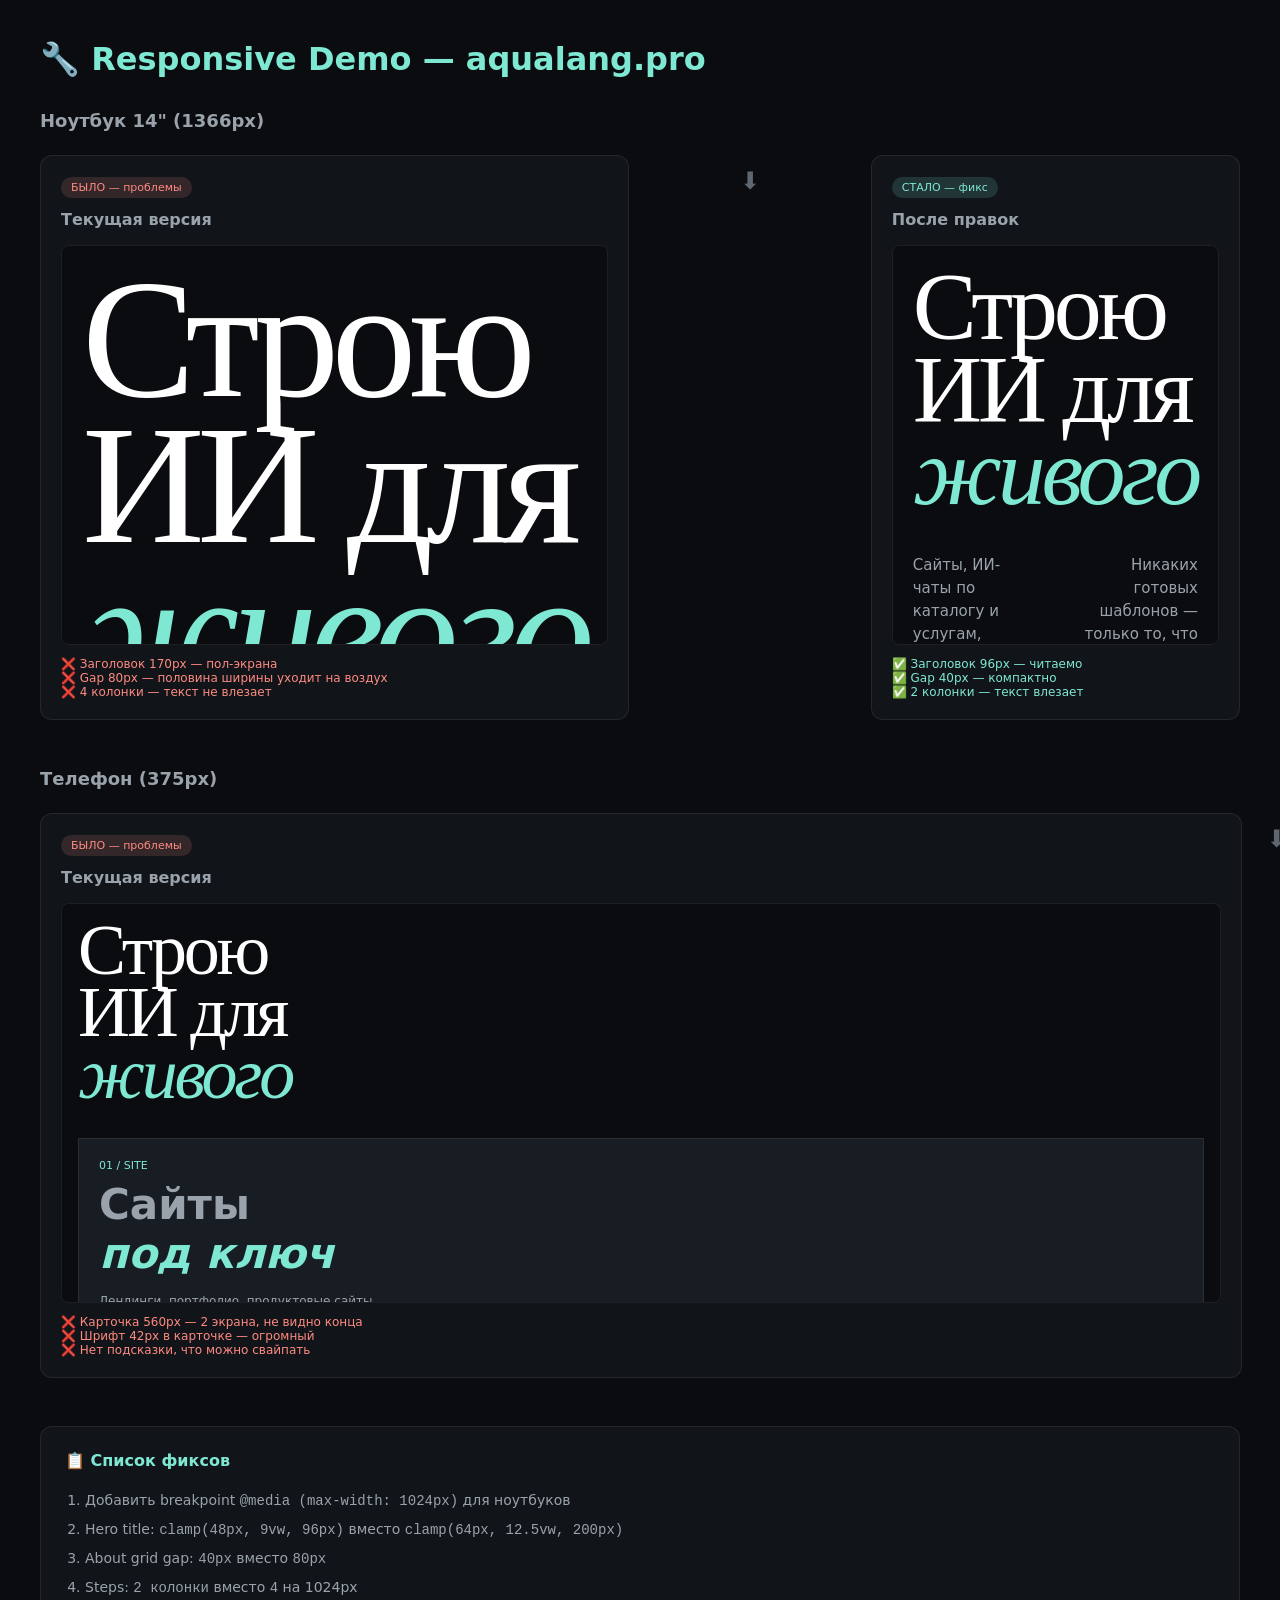
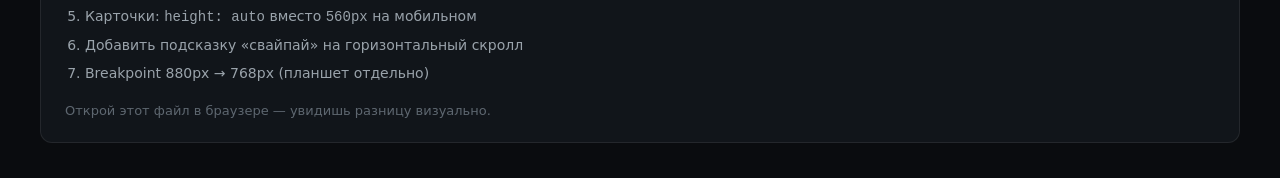
<file: _demo-responsive.html>
<!DOCTYPE html>
<html lang="ru">
<head>
<meta charset="utf-8">
<meta name="viewport" content="width=device-width,initial-scale=1">
<title>Responsive Demo — aqualang.pro</title>
<style>
  *{box-sizing:border-box;margin:0;padding:0}
  body{font-family:system-ui,sans-serif;background:#0A0C0F;color:#EAEDEF;padding:40px}
  h1{font-size:32px;margin-bottom:32px;color:#7EE8D3}
  .demo-grid{display:grid;grid-template-columns:repeat(3,1fr);gap:24px;margin-bottom:40px}
  .device{background:#11151A;border:1px solid rgba(255,255,255,.08);border-radius:12px;padding:20px}
  .device h3{font-size:16px;margin-bottom:16px;color:#9AA3AB}
  .screen{background:#0A0C0F;border:1px solid rgba(255,255,255,.08);border-radius:8px;overflow:hidden;position:relative}

  /* Десктоп 27" */
  .desktop .screen{width:100%;height:400px}
  .desktop .hero-title{font-size:clamp(64px,12.5vw,200px);line-height:.86;font-family:serif;font-weight:300;letter-spacing:-.045em;color:#fff;padding:20px}
  .desktop .grid{display:grid;grid-template-columns:1fr 1fr;gap:48px;padding:20px}
  .desktop .card{width:160px;height:200px;background:#181D24;border:1px solid rgba(255,255,255,.08);padding:12px;font-size:14px}

  /* Ноутбук 14" — ТЕКУЩАЯ ВЕРСИЯ (проблемы) */
  .laptop-bad .screen{width:100%;height:400px;overflow:auto}
  .laptop-bad .hero-title{font-size:170px;line-height:.86;font-family:serif;font-weight:300;letter-spacing:-.045em;color:#fff;padding:20px}
  .laptop-bad .grid{display:grid;grid-template-columns:1fr 1fr;gap:80px;padding:20px}
  .laptop-bad .text{font-size:15px;line-height:1.55;color:#9AA3AB;max-width:480px}
  .laptop-bad .steps{display:grid;grid-template-columns:repeat(4,1fr);gap:0;border-top:1px solid rgba(255,255,255,.08);margin-top:20px}
  .laptop-bad .step{padding:12px;border-right:1px solid rgba(255,255,255,.08);font-size:12px}

  /* Ноутбук 14" — ФИКС */
  .laptop-fixed .screen{width:100%;height:400px;overflow:auto}
  .laptop-fixed .hero-title{font-size:96px;line-height:.86;font-family:serif;font-weight:300;letter-spacing:-.045em;color:#fff;padding:20px}
  .laptop-fixed .grid{display:grid;grid-template-columns:1fr 1fr;gap:40px;padding:20px}
  .laptop-fixed .text{font-size:15px;line-height:1.55;color:#9AA3AB;max-width:480px}
  .laptop-fixed .steps{display:grid;grid-template-columns:repeat(2,1fr);gap:0;border-top:1px solid rgba(255,255,255,.08);margin-top:20px}
  .laptop-fixed .step{padding:16px;border-right:1px solid rgba(255,255,255,.08);border-bottom:1px solid rgba(255,255,255,.08);font-size:13px}

  /* Телефон — ТЕКУЩАЯ ВЕРСИЯ */
  .mobile-bad .screen{width:100%;height:400px;overflow:auto}
  .mobile-bad .hero-title{font-size:clamp(36px,11vw,72px);line-height:.86;font-family:serif;font-weight:300;letter-spacing:-.045em;color:#fff;padding:16px}
  .mobile-bad .grid{display:grid;grid-template-columns:1fr;gap:24px;padding:16px}
  .mobile-bad .card{width:88vw;height:280px;background:#181D24;border:1px solid rgba(255,255,255,.08);padding:20px;margin-bottom:16px}
  .mobile-bad .card h3{font-size:42px}

  /* Телефон — ФИКС */
  .mobile-fixed .screen{width:100%;height:400px;overflow:auto}
  .mobile-fixed .hero-title{font-size:clamp(32px,10vw,48px);line-height:.9;font-family:serif;font-weight:300;letter-spacing:-.03em;color:#fff;padding:16px}
  .mobile-fixed .grid{display:grid;grid-template-columns:1fr;gap:20px;padding:16px}
  .mobile-fixed .card{width:85vw;height:auto;min-height:220px;background:#181D24;border:1px solid rgba(255,255,255,.08);padding:20px;margin-bottom:12px}
  .mobile-fixed .card h3{font-size:28px}
  .mobile-fixed .hint{background:rgba(126,232,211,.1);border:1px solid rgba(126,232,211,.3);border-radius:8px;padding:12px;margin:16px;font-size:12px;color:#7EE8D3;text-align:center}

  .label{display:inline-block;padding:4px 10px;border-radius:99px;font-size:11px;margin-bottom:12px}
  .label.red{background:rgba(255,138,128,.15);color:#ff8a80}
  .label.green{background:rgba(126,232,211,.15);color:#7EE8D3}

  .arrow{text-align:center;font-size:24px;color:#5E6770;margin:12px 0}

  @media (max-width:900px){
    .demo-grid{grid-template-columns:1fr}
    body{padding:20px}
  }
</style>
</head>
<body>

<h1>🔧 Responsive Demo — aqualang.pro</h1>

<h2 style="font-size:18px;color:#9AA3AB;margin-bottom:24px">Ноутбук 14" (1366px)</h2>
<div class="demo-grid">
  <div class="device laptop-bad">
    <span class="label red">БЫЛО — проблемы</span>
    <h3>Текущая версия</h3>
    <div class="screen">
      <div class="hero-title">Строю<br>ИИ для<br><i style="color:#7EE8D3">живого</i></div>
      <div class="grid">
        <div class="text">Сайты, ИИ-чаты по каталогу и услугам, ассистенты с памятью, автоматизация SMM.</div>
        <div class="text" style="text-align:right">Никаких готовых шаблонов — только то, что работает на вас.</div>
      </div>
      <div class="steps">
        <div class="step"><b>01</b><br>Звонок<br>& бриф</div>
        <div class="step"><b>02</b><br>Прототип<br>за 48ч</div>
        <div class="step"><b>03</b><br>Итерации<br>вживую</div>
        <div class="step"><b>04</b><br>Запуск<br>& поддержка</div>
      </div>
    </div>
    <p style="font-size:12px;color:#ff8a80;margin-top:12px">
      ❌ Заголовок 170px — пол-экрана<br>
      ❌ Gap 80px — половина ширины уходит на воздух<br>
      ❌ 4 колонки — текст не влезает
    </p>
  </div>

  <div class="arrow">⬇</div>

  <div class="device laptop-fixed">
    <span class="label green">СТАЛО — фикс</span>
    <h3>После правок</h3>
    <div class="screen">
      <div class="hero-title">Строю<br>ИИ для<br><i style="color:#7EE8D3">живого</i></div>
      <div class="grid">
        <div class="text">Сайты, ИИ-чаты по каталогу и услугам, ассистенты с памятью, автоматизация SMM.</div>
        <div class="text" style="text-align:right">Никаких готовых шаблонов — только то, что работает на вас.</div>
      </div>
      <div class="steps">
        <div class="step"><b>01</b><br>Звонок & бриф<br>День 1</div>
        <div class="step"><b>02</b><br>Прототип за 48ч<br>День 2-3</div>
        <div class="step"><b>03</b><br>Итерации вживую<br>Неделя 1-2</div>
        <div class="step"><b>04</b><br>Запуск & поддержка<br>Месяц 1</div>
      </div>
    </div>
    <p style="font-size:12px;color:#7EE8D3;margin-top:12px">
      ✅ Заголовок 96px — читаемо<br>
      ✅ Gap 40px — компактно<br>
      ✅ 2 колонки — текст влезает
    </p>
  </div>
</div>

<h2 style="font-size:18px;color:#9AA3AB;margin-bottom:24px;margin-top:48px">Телефон (375px)</h2>
<div class="demo-grid">
  <div class="device mobile-bad">
    <span class="label red">БЫЛО — проблемы</span>
    <h3>Текущая версия</h3>
    <div class="screen">
      <div class="hero-title">Строю<br>ИИ для<br><i style="color:#7EE8D3">живого</i></div>
      <div class="grid">
        <div class="card">
          <div style="font-size:11px;color:#7EE8D3;margin-bottom:8px">01 / SITE</div>
          <h3>Сайты<br><i style="color:#7EE8D3">под ключ</i></h3>
          <p style="font-size:12px;color:#9AA3AB;margin-top:12px">Лендинги, портфолио, продуктовые сайты...</p>
        </div>
        <div class="card">
          <div style="font-size:11px;color:#7EE8D3;margin-bottom:8px">02 / CHAT</div>
          <h3>ИИ-чаты<br><i style="color:#7EE8D3">и боты</i></h3>
          <p style="font-size:12px;color:#9AA3AB;margin-top:12px">Чат знает ваш товар, услуги и цены...</p>
        </div>
      </div>
    </div>
    <p style="font-size:12px;color:#ff8a80;margin-top:12px">
      ❌ Карточка 560px — 2 экрана, не видно конца<br>
      ❌ Шрифт 42px в карточке — огромный<br>
      ❌ Нет подсказки, что можно свайпать
    </p>
  </div>

  <div class="arrow">⬇</div>

  <div class="device mobile-fixed">
    <span class="label green">СТАЛО — фикс</span>
    <h3>После правок</h3>
    <div class="screen">
      <div class="hero-title">Строю<br>ИИ для<br><i style="color:#7EE8D3">живого</i></div>
      <div class="hint">👆 Свайпай карточки вбок</div>
      <div class="grid">
        <div class="card">
          <div style="font-size:11px;color:#7EE8D3;margin-bottom:8px">01 / SITE</div>
          <h3>Сайты<br><i style="color:#7EE8D3">под ключ</i></h3>
          <p style="font-size:13px;color:#9AA3AB;margin-top:12px">Лендинги, портфолио, продуктовые сайты...</p>
          <div style="margin-top:auto;padding-top:12px;border-top:1px solid rgba(255,255,255,.08);font-size:10px;color:#5E6770">Сроки на брифе</div>
        </div>
        <div class="card">
          <div style="font-size:11px;color:#7EE8D3;margin-bottom:8px">02 / CHAT</div>
          <h3>ИИ-чаты<br><i style="color:#7EE8D3">и боты</i></h3>
          <p style="font-size:13px;color:#9AA3AB;margin-top:12px">Чат знает ваш товар, услуги и цены...</p>
          <div style="margin-top:auto;padding-top:12px;border-top:1px solid rgba(255,255,255,.08);font-size:10px;color:#5E6770">Сайт · Telegram · WhatsApp</div>
        </div>
      </div>
    </div>
    <p style="font-size:12px;color:#7EE8D3;margin-top:12px">
      ✅ Карточка auto-height — влезает на экран<br>
      ✅ Шрифт 28px — читаемо<br>
      ✅ Подсказка про свайп
    </p>
  </div>
</div>

<div style="margin-top:48px;padding:24px;background:#11151A;border:1px solid rgba(255,255,255,.08);border-radius:12px">
  <h3 style="font-size:16px;margin-bottom:16px;color:#7EE8D3">📋 Список фиксов</h3>
  <ol style="font-size:14px;line-height:2;color:#9AA3AB;padding-left:20px">
    <li>Добавить breakpoint <code>@media (max-width: 1024px)</code> для ноутбуков</li>
    <li>Hero title: <code>clamp(48px, 9vw, 96px)</code> вместо <code>clamp(64px, 12.5vw, 200px)</code></li>
    <li>About grid gap: <code>40px</code> вместо <code>80px</code></li>
    <li>Steps: <code>2 колонки</code> вместо <code>4</code> на 1024px</li>
    <li>Карточки: <code>height: auto</code> вместо <code>560px</code> на мобильном</li>
    <li>Добавить подсказку «свайпай» на горизонтальный скролл</li>
    <li>Breakpoint 880px → 768px (планшет отдельно)</li>
  </ol>
  <p style="margin-top:16px;font-size:13px;color:#5E6770">Открой этот файл в браузере — увидишь разницу визуально.</p>
</div>

</body>
</html>
</file>
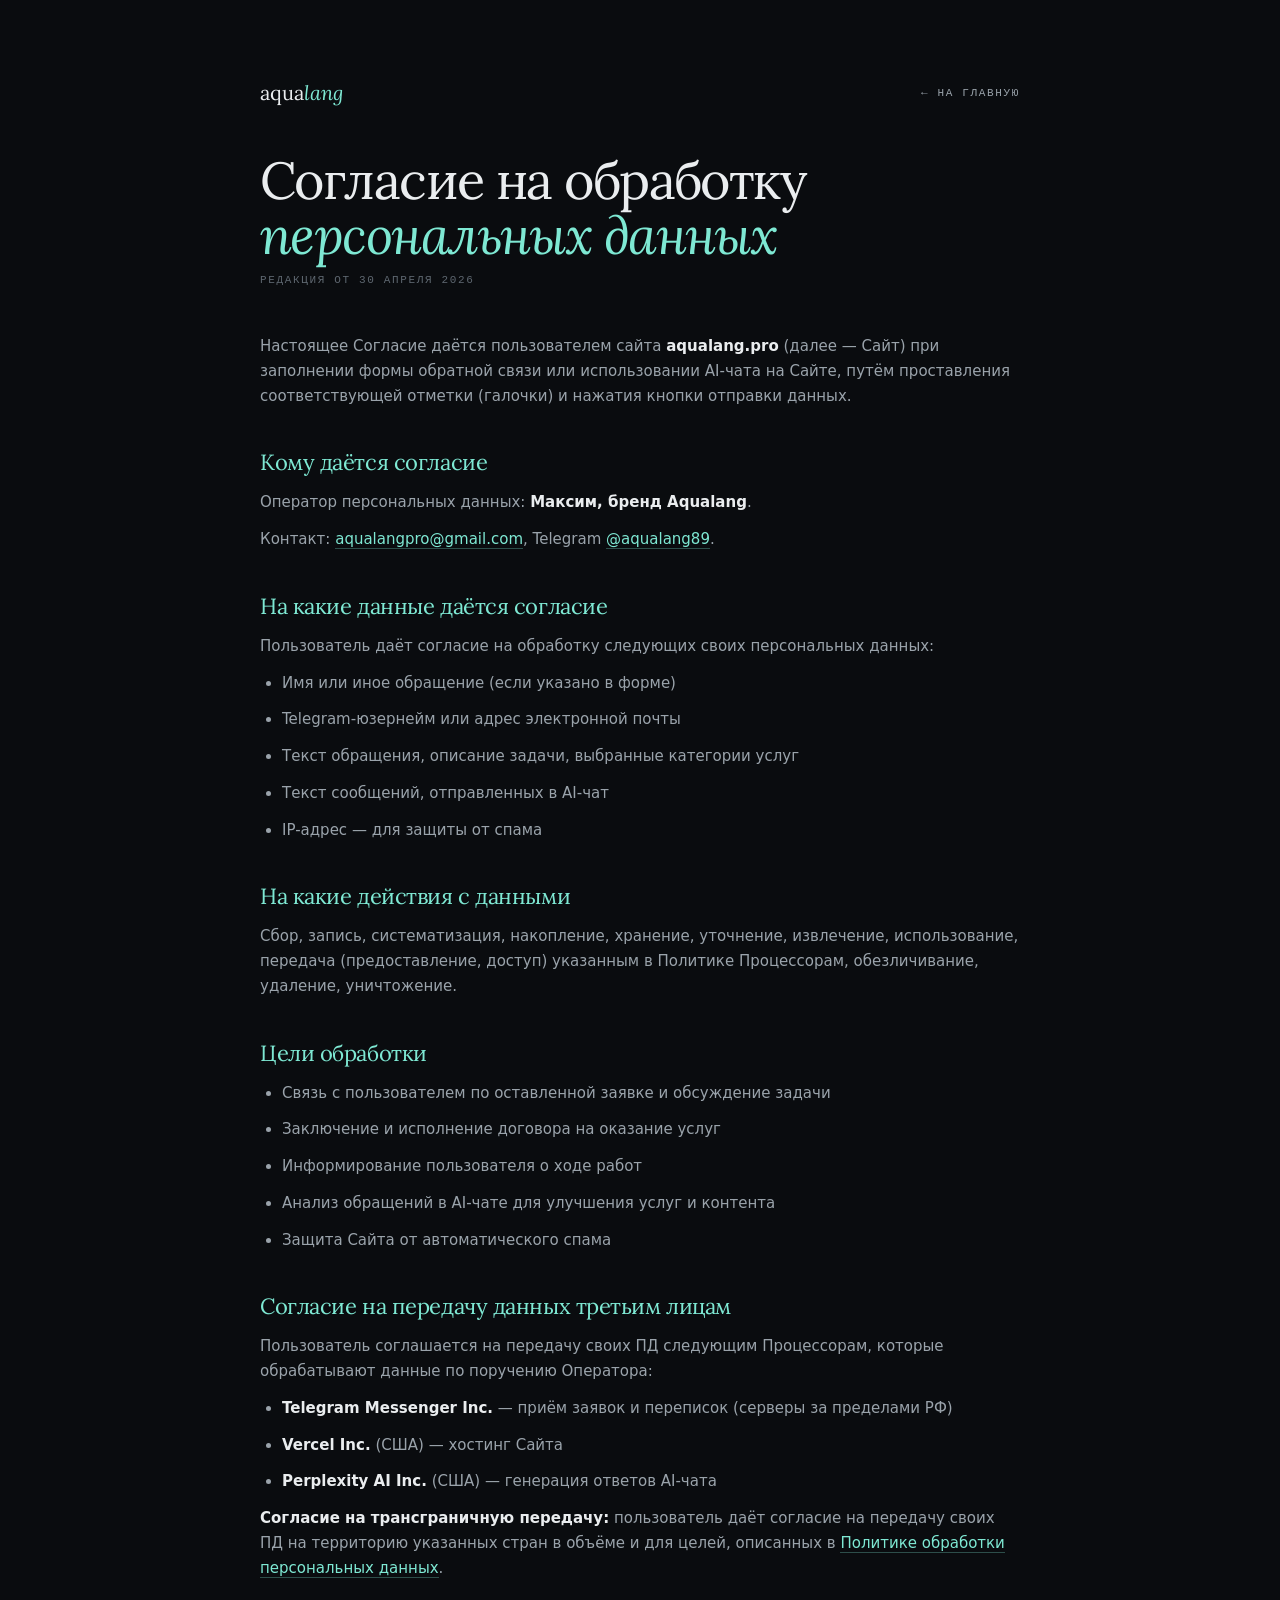
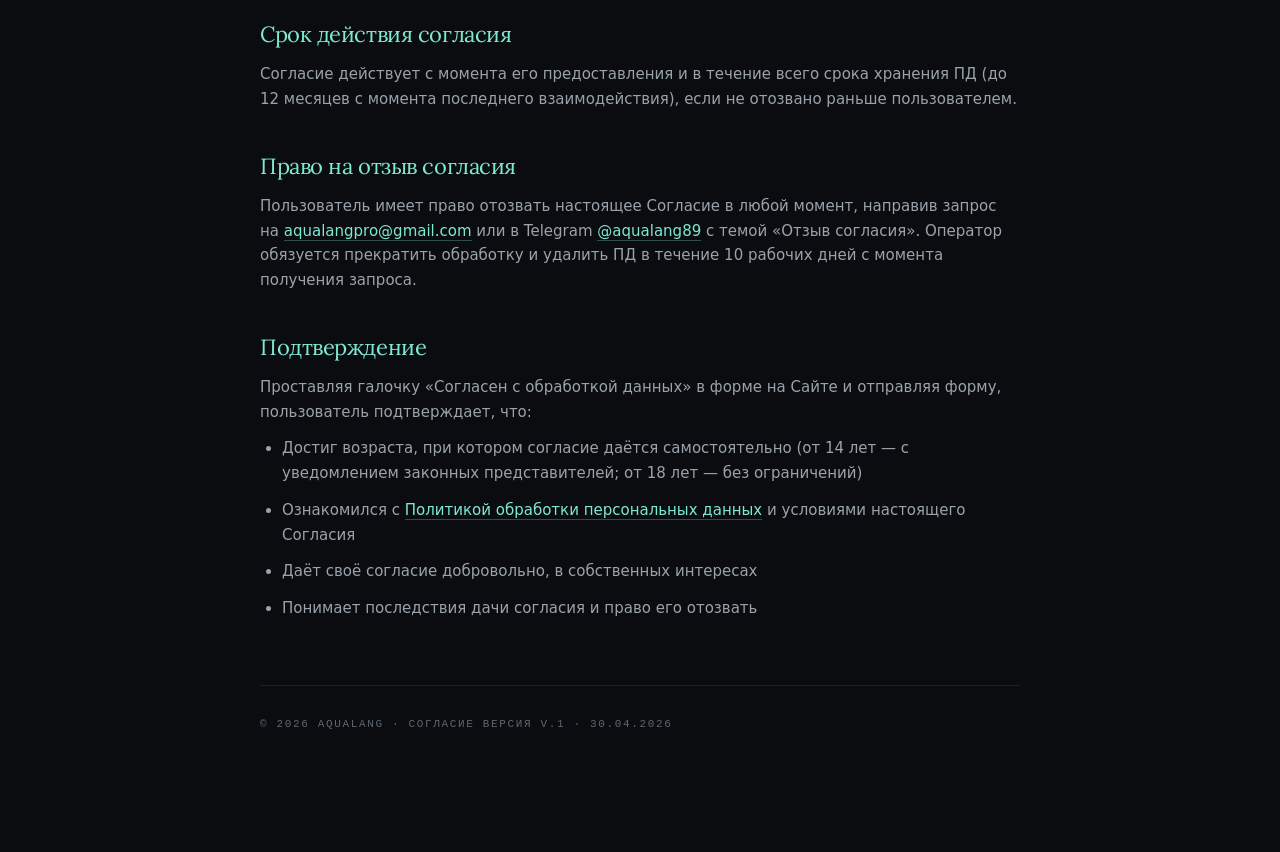
<file: consent.html>
<!doctype html>
<html lang="ru">
<head>
<meta charset="utf-8" />
<meta name="viewport" content="width=device-width,initial-scale=1" />
<title>Согласие на обработку персональных данных · aqualang</title>
<meta name="description" content="Согласие на обработку персональных данных при использовании сайта aqualang.pro." />
<meta name="robots" content="noindex,follow" />
<meta name="theme-color" content="#0A0C0F" />
<link rel="canonical" href="https://aqualang.pro/consent" />
<link rel="icon" href="/favicon.png" type="image/png" />
<link rel="stylesheet" href="/fonts/lora.css">
<link rel="stylesheet" href="/styles/base.css" />
<style>
  body{cursor:auto;padding:80px 32px 120px}
  body button,body a{cursor:pointer}
  .doc{max-width:760px;margin:0 auto}
  .top{display:flex;justify-content:space-between;align-items:center;margin-bottom:48px}
  .top a{font-family:"Lora",serif;font-weight:400;font-size:20px;color:var(--fg)}
  .top a i{font-style:italic;color:var(--mint);font-weight:300}
  .top .back{font-family:ui-monospace,"Cascadia Mono",Menlo,monospace;font-size:11px;letter-spacing:.15em;text-transform:uppercase;color:var(--fg-2)}
  .top .back:hover{color:var(--mint)}
  h1{font-family:"Lora",serif;font-weight:300;font-size:clamp(32px,4.5vw,52px);letter-spacing:-.03em;line-height:1.05;color:var(--fg);margin-bottom:12px}
  h1 .it{font-style:italic;color:var(--mint)}
  .upd{font-family:ui-monospace,"Cascadia Mono",Menlo,monospace;font-size:11px;letter-spacing:.15em;text-transform:uppercase;color:var(--fg-3);margin-bottom:48px}
  h2{font-family:"Lora",serif;font-weight:400;font-size:22px;letter-spacing:-.02em;color:var(--mint);margin-top:40px;margin-bottom:14px}
  p,li{color:var(--fg-2);font-size:15px;line-height:1.65;margin-bottom:12px}
  ul,ol{padding-left:22px}
  strong{color:var(--fg)}
  a.link{color:var(--mint);border-bottom:1px solid rgba(126,232,211,.3)}
  a.link:hover{border-bottom-color:var(--mint)}
  .foot-note{margin-top:64px;padding-top:32px;border-top:1px solid var(--line);font-family:ui-monospace,"Cascadia Mono",Menlo,monospace;font-size:11px;letter-spacing:.15em;text-transform:uppercase;color:var(--fg-3)}
</style>
</head>
<body>
<div class="doc">
  <div class="top">
    <a href="/">aqua<i>lang</i></a>
    <a href="/" class="back">← на главную</a>
  </div>

  <h1>Согласие на обработку <span class="it">персональных данных</span></h1>
  <div class="upd">редакция от 30 апреля 2026</div>

  <p>Настоящее Согласие даётся пользователем сайта <strong>aqualang.pro</strong> (далее — Сайт) при заполнении формы обратной связи или использовании AI-чата на Сайте, путём проставления соответствующей отметки (галочки) и нажатия кнопки отправки данных.</p>

  <h2>Кому даётся согласие</h2>
  <p>Оператор персональных данных: <strong>Максим, бренд Aqualang</strong>.</p>
  <p>Контакт: <a class="link" href="mailto:aqualangpro@gmail.com">aqualangpro@gmail.com</a>, Telegram <a class="link" href="https://t.me/aqualang89">@aqualang89</a>.</p>

  <h2>На какие данные даётся согласие</h2>
  <p>Пользователь даёт согласие на обработку следующих своих персональных данных:</p>
  <ul>
    <li>Имя или иное обращение (если указано в форме)</li>
    <li>Telegram-юзернейм или адрес электронной почты</li>
    <li>Текст обращения, описание задачи, выбранные категории услуг</li>
    <li>Текст сообщений, отправленных в AI-чат</li>
    <li>IP-адрес — для защиты от спама</li>
  </ul>

  <h2>На какие действия с данными</h2>
  <p>Сбор, запись, систематизация, накопление, хранение, уточнение, извлечение, использование, передача (предоставление, доступ) указанным в Политике Процессорам, обезличивание, удаление, уничтожение.</p>

  <h2>Цели обработки</h2>
  <ul>
    <li>Связь с пользователем по оставленной заявке и обсуждение задачи</li>
    <li>Заключение и исполнение договора на оказание услуг</li>
    <li>Информирование пользователя о ходе работ</li>
    <li>Анализ обращений в AI-чате для улучшения услуг и контента</li>
    <li>Защита Сайта от автоматического спама</li>
  </ul>

  <h2>Согласие на передачу данных третьим лицам</h2>
  <p>Пользователь соглашается на передачу своих ПД следующим Процессорам, которые обрабатывают данные по поручению Оператора:</p>
  <ul>
    <li><strong>Telegram Messenger Inc.</strong> — приём заявок и переписок (серверы за пределами РФ)</li>
    <li><strong>Vercel Inc.</strong> (США) — хостинг Сайта</li>
    <li><strong>Perplexity AI Inc.</strong> (США) — генерация ответов AI-чата</li>
  </ul>
  <p><strong>Согласие на трансграничную передачу:</strong> пользователь даёт согласие на передачу своих ПД на территорию указанных стран в объёме и для целей, описанных в <a class="link" href="/privacy">Политике обработки персональных данных</a>.</p>

  <h2>Срок действия согласия</h2>
  <p>Согласие действует с момента его предоставления и в течение всего срока хранения ПД (до 12 месяцев с момента последнего взаимодействия), если не отозвано раньше пользователем.</p>

  <h2>Право на отзыв согласия</h2>
  <p>Пользователь имеет право отозвать настоящее Согласие в любой момент, направив запрос на <a class="link" href="mailto:aqualangpro@gmail.com">aqualangpro@gmail.com</a> или в Telegram <a class="link" href="https://t.me/aqualang89">@aqualang89</a> с темой «Отзыв согласия». Оператор обязуется прекратить обработку и удалить ПД в течение 10 рабочих дней с момента получения запроса.</p>

  <h2>Подтверждение</h2>
  <p>Проставляя галочку «Согласен с обработкой данных» в форме на Сайте и отправляя форму, пользователь подтверждает, что:</p>
  <ul>
    <li>Достиг возраста, при котором согласие даётся самостоятельно (от 14 лет — с уведомлением законных представителей; от 18 лет — без ограничений)</li>
    <li>Ознакомился с <a class="link" href="/privacy">Политикой обработки персональных данных</a> и условиями настоящего Согласия</li>
    <li>Даёт своё согласие добровольно, в собственных интересах</li>
    <li>Понимает последствия дачи согласия и право его отозвать</li>
  </ul>

  <div class="foot-note">© 2026 aqualang · согласие версия v.1 · 30.04.2026</div>
</div>
</body>
</html>
</file>
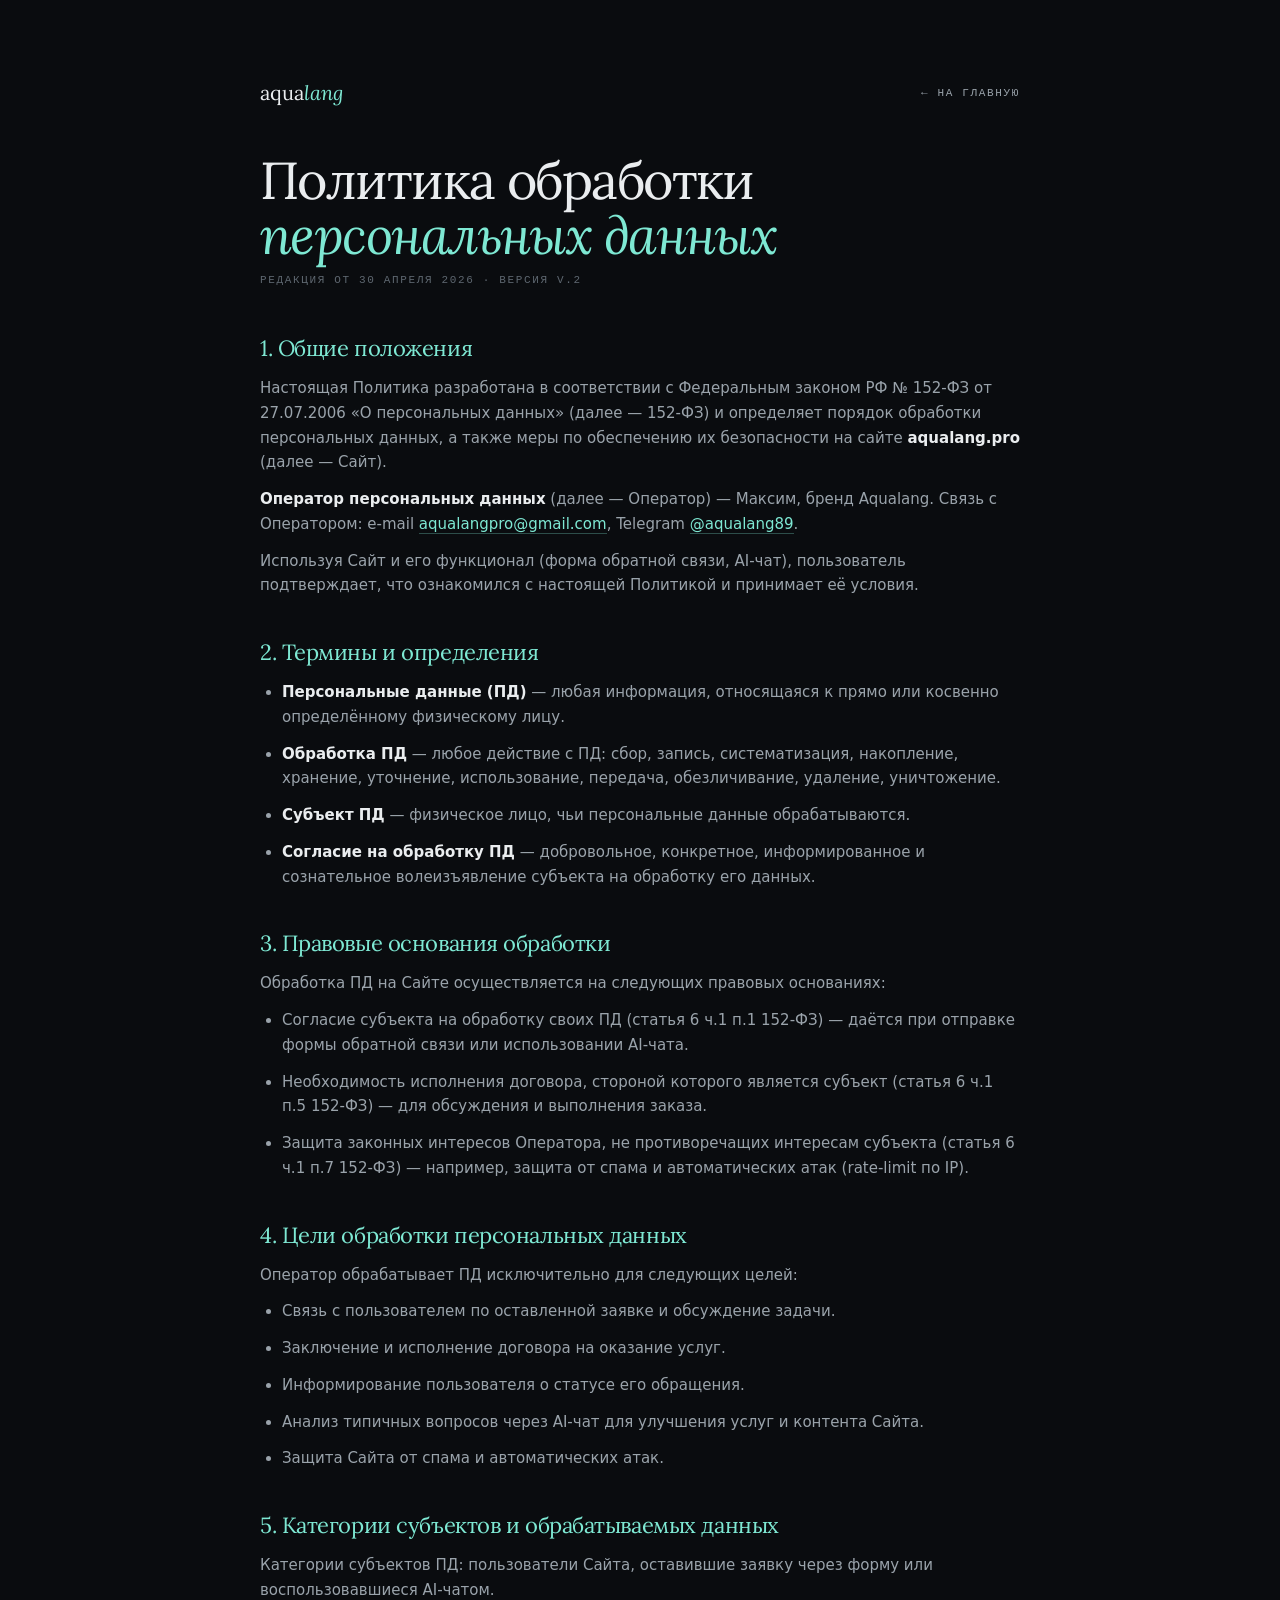
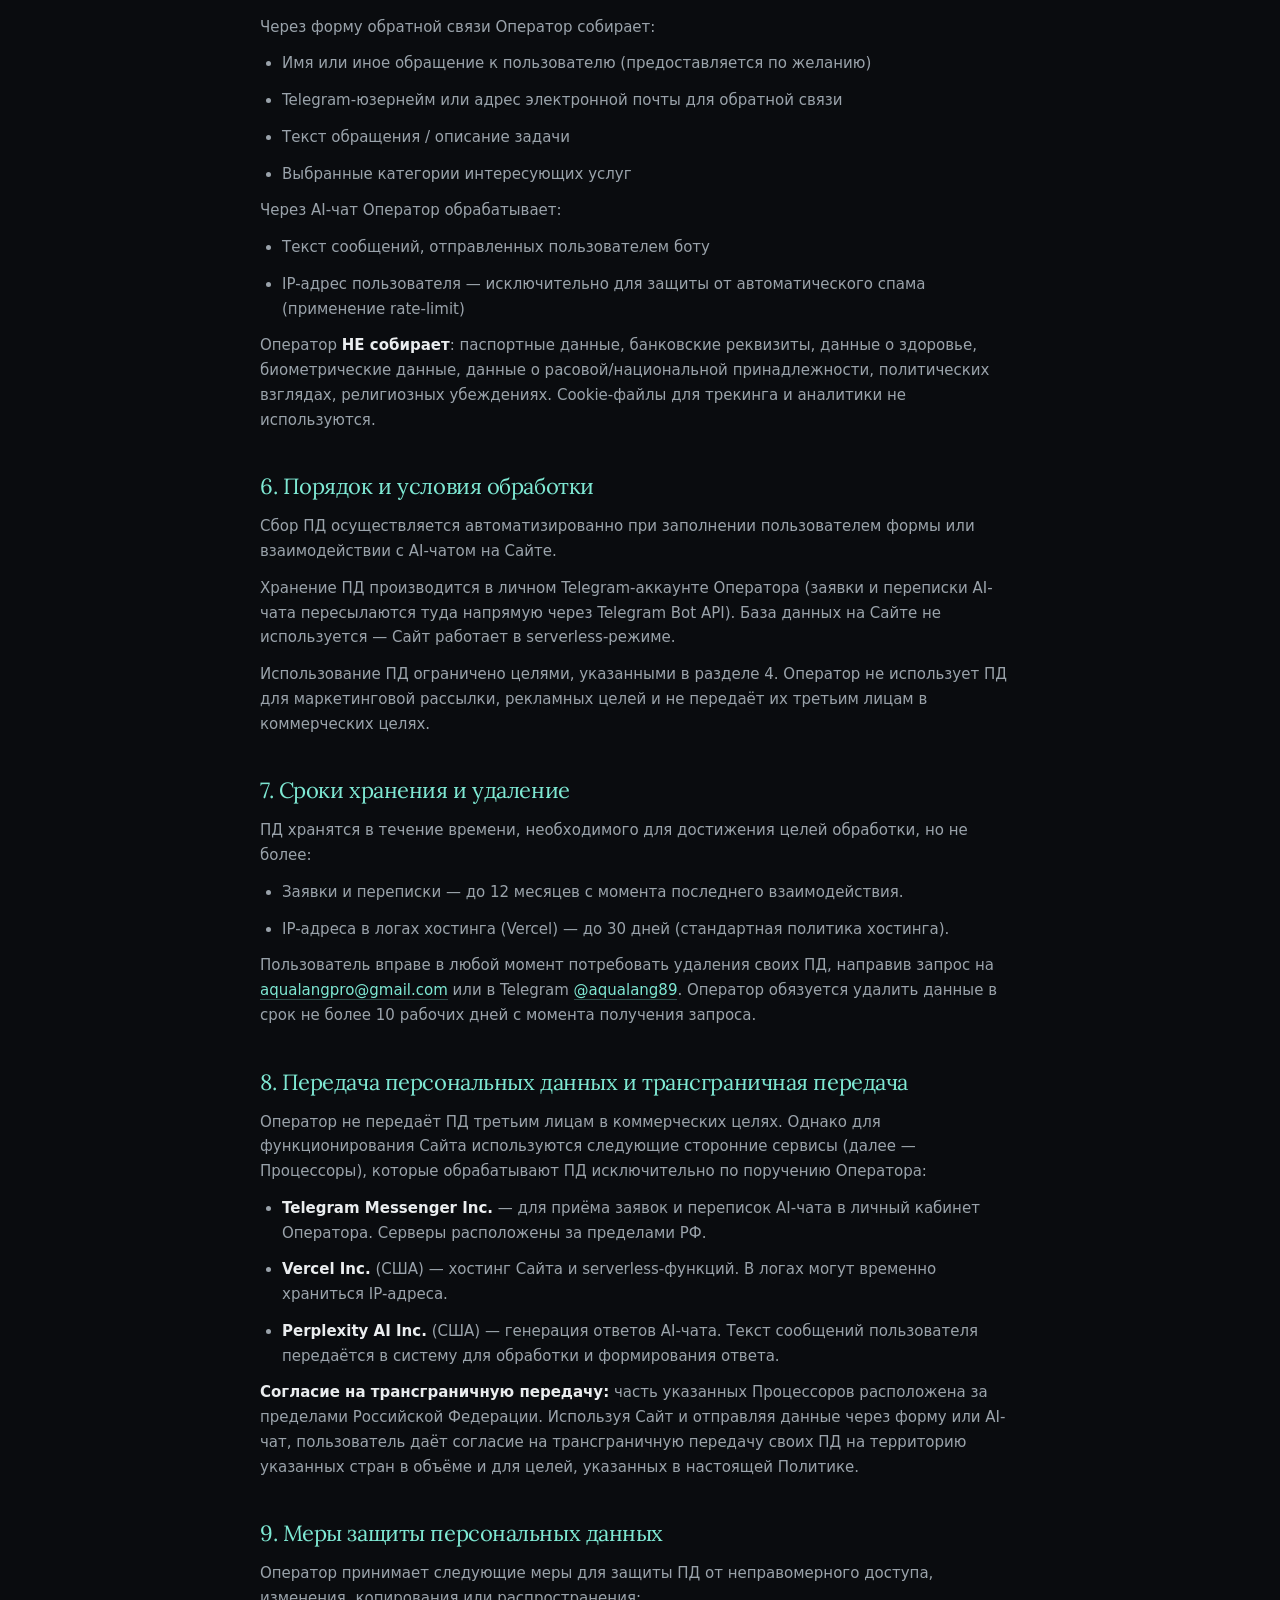
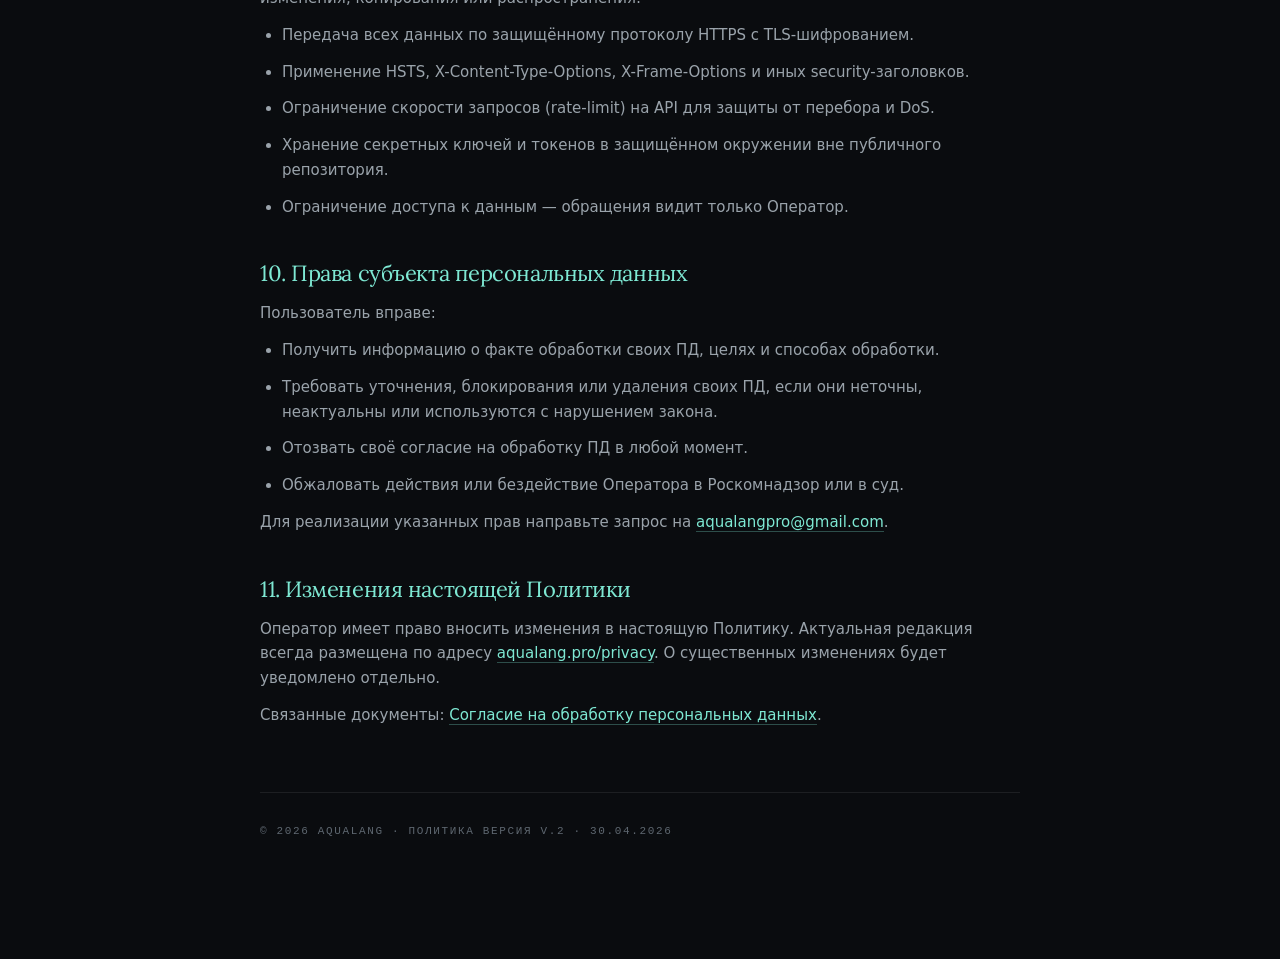
<file: privacy.html>
<!doctype html>
<html lang="ru">
<head>
<meta charset="utf-8" />
<meta name="viewport" content="width=device-width,initial-scale=1" />
<title>Политика обработки персональных данных · aqualang</title>
<meta name="description" content="Политика обработки персональных данных aqualang.pro в соответствии с 152-ФЗ." />
<meta name="robots" content="noindex,follow" />
<meta name="theme-color" content="#0A0C0F" />
<link rel="canonical" href="https://aqualang.pro/privacy" />
<link rel="icon" href="/favicon.png" type="image/png" />
<link rel="stylesheet" href="/fonts/lora.css">
<link rel="stylesheet" href="/styles/base.css" />
<style>
  body{cursor:auto;padding:80px 32px 120px}
  body button,body a{cursor:pointer}
  .doc{max-width:760px;margin:0 auto}
  .top{display:flex;justify-content:space-between;align-items:center;margin-bottom:48px}
  .top a{font-family:"Lora",serif;font-weight:400;font-size:20px;color:var(--fg)}
  .top a i{font-style:italic;color:var(--mint);font-weight:300}
  .top .back{font-family:ui-monospace,"Cascadia Mono",Menlo,monospace;font-size:11px;letter-spacing:.15em;text-transform:uppercase;color:var(--fg-2)}
  .top .back:hover{color:var(--mint)}
  h1{font-family:"Lora",serif;font-weight:300;font-size:clamp(32px,4.5vw,52px);letter-spacing:-.03em;line-height:1.05;color:var(--fg);margin-bottom:12px}
  h1 .it{font-style:italic;color:var(--mint)}
  .upd{font-family:ui-monospace,"Cascadia Mono",Menlo,monospace;font-size:11px;letter-spacing:.15em;text-transform:uppercase;color:var(--fg-3);margin-bottom:48px}
  h2{font-family:"Lora",serif;font-weight:400;font-size:22px;letter-spacing:-.02em;color:var(--mint);margin-top:40px;margin-bottom:14px}
  p,li{color:var(--fg-2);font-size:15px;line-height:1.65;margin-bottom:12px}
  ul,ol{padding-left:22px}
  strong{color:var(--fg)}
  a.link{color:var(--mint);border-bottom:1px solid rgba(126,232,211,.3)}
  a.link:hover{border-bottom-color:var(--mint)}
  .foot-note{margin-top:64px;padding-top:32px;border-top:1px solid var(--line);font-family:ui-monospace,"Cascadia Mono",Menlo,monospace;font-size:11px;letter-spacing:.15em;text-transform:uppercase;color:var(--fg-3)}
</style>
</head>
<body>
<div class="doc">
  <div class="top">
    <a href="/">aqua<i>lang</i></a>
    <a href="/" class="back">← на главную</a>
  </div>

  <h1>Политика обработки <span class="it">персональных данных</span></h1>
  <div class="upd">редакция от 30 апреля 2026 · версия v.2</div>

  <h2>1. Общие положения</h2>
  <p>Настоящая Политика разработана в соответствии с Федеральным законом РФ № 152-ФЗ от 27.07.2006 «О персональных данных» (далее — 152-ФЗ) и определяет порядок обработки персональных данных, а также меры по обеспечению их безопасности на сайте <strong>aqualang.pro</strong> (далее — Сайт).</p>
  <p><strong>Оператор персональных данных</strong> (далее — Оператор) — Максим, бренд Aqualang. Связь с Оператором: e-mail <a class="link" href="mailto:aqualangpro@gmail.com">aqualangpro@gmail.com</a>, Telegram <a class="link" href="https://t.me/aqualang89">@aqualang89</a>.</p>
  <p>Используя Сайт и его функционал (форма обратной связи, AI-чат), пользователь подтверждает, что ознакомился с настоящей Политикой и принимает её условия.</p>

  <h2>2. Термины и определения</h2>
  <ul>
    <li><strong>Персональные данные (ПД)</strong> — любая информация, относящаяся к прямо или косвенно определённому физическому лицу.</li>
    <li><strong>Обработка ПД</strong> — любое действие с ПД: сбор, запись, систематизация, накопление, хранение, уточнение, использование, передача, обезличивание, удаление, уничтожение.</li>
    <li><strong>Субъект ПД</strong> — физическое лицо, чьи персональные данные обрабатываются.</li>
    <li><strong>Согласие на обработку ПД</strong> — добровольное, конкретное, информированное и сознательное волеизъявление субъекта на обработку его данных.</li>
  </ul>

  <h2>3. Правовые основания обработки</h2>
  <p>Обработка ПД на Сайте осуществляется на следующих правовых основаниях:</p>
  <ul>
    <li>Согласие субъекта на обработку своих ПД (статья 6 ч.1 п.1 152-ФЗ) — даётся при отправке формы обратной связи или использовании AI-чата.</li>
    <li>Необходимость исполнения договора, стороной которого является субъект (статья 6 ч.1 п.5 152-ФЗ) — для обсуждения и выполнения заказа.</li>
    <li>Защита законных интересов Оператора, не противоречащих интересам субъекта (статья 6 ч.1 п.7 152-ФЗ) — например, защита от спама и автоматических атак (rate-limit по IP).</li>
  </ul>

  <h2>4. Цели обработки персональных данных</h2>
  <p>Оператор обрабатывает ПД исключительно для следующих целей:</p>
  <ul>
    <li>Связь с пользователем по оставленной заявке и обсуждение задачи.</li>
    <li>Заключение и исполнение договора на оказание услуг.</li>
    <li>Информирование пользователя о статусе его обращения.</li>
    <li>Анализ типичных вопросов через AI-чат для улучшения услуг и контента Сайта.</li>
    <li>Защита Сайта от спама и автоматических атак.</li>
  </ul>

  <h2>5. Категории субъектов и обрабатываемых данных</h2>
  <p>Категории субъектов ПД: пользователи Сайта, оставившие заявку через форму или воспользовавшиеся AI-чатом.</p>
  <p>Через форму обратной связи Оператор собирает:</p>
  <ul>
    <li>Имя или иное обращение к пользователю (предоставляется по желанию)</li>
    <li>Telegram-юзернейм или адрес электронной почты для обратной связи</li>
    <li>Текст обращения / описание задачи</li>
    <li>Выбранные категории интересующих услуг</li>
  </ul>
  <p>Через AI-чат Оператор обрабатывает:</p>
  <ul>
    <li>Текст сообщений, отправленных пользователем боту</li>
    <li>IP-адрес пользователя — исключительно для защиты от автоматического спама (применение rate-limit)</li>
  </ul>
  <p>Оператор <strong>НЕ собирает</strong>: паспортные данные, банковские реквизиты, данные о здоровье, биометрические данные, данные о расовой/национальной принадлежности, политических взглядах, религиозных убеждениях. Cookie-файлы для трекинга и аналитики не используются.</p>

  <h2>6. Порядок и условия обработки</h2>
  <p>Сбор ПД осуществляется автоматизированно при заполнении пользователем формы или взаимодействии с AI-чатом на Сайте.</p>
  <p>Хранение ПД производится в личном Telegram-аккаунте Оператора (заявки и переписки AI-чата пересылаются туда напрямую через Telegram Bot API). База данных на Сайте не используется — Сайт работает в serverless-режиме.</p>
  <p>Использование ПД ограничено целями, указанными в разделе 4. Оператор не использует ПД для маркетинговой рассылки, рекламных целей и не передаёт их третьим лицам в коммерческих целях.</p>

  <h2>7. Сроки хранения и удаление</h2>
  <p>ПД хранятся в течение времени, необходимого для достижения целей обработки, но не более:</p>
  <ul>
    <li>Заявки и переписки — до 12 месяцев с момента последнего взаимодействия.</li>
    <li>IP-адреса в логах хостинга (Vercel) — до 30 дней (стандартная политика хостинга).</li>
  </ul>
  <p>Пользователь вправе в любой момент потребовать удаления своих ПД, направив запрос на <a class="link" href="mailto:aqualangpro@gmail.com">aqualangpro@gmail.com</a> или в Telegram <a class="link" href="https://t.me/aqualang89">@aqualang89</a>. Оператор обязуется удалить данные в срок не более 10 рабочих дней с момента получения запроса.</p>

  <h2>8. Передача персональных данных и трансграничная передача</h2>
  <p>Оператор не передаёт ПД третьим лицам в коммерческих целях. Однако для функционирования Сайта используются следующие сторонние сервисы (далее — Процессоры), которые обрабатывают ПД исключительно по поручению Оператора:</p>
  <ul>
    <li><strong>Telegram Messenger Inc.</strong> — для приёма заявок и переписок AI-чата в личный кабинет Оператора. Серверы расположены за пределами РФ.</li>
    <li><strong>Vercel Inc.</strong> (США) — хостинг Сайта и serverless-функций. В логах могут временно храниться IP-адреса.</li>
    <li><strong>Perplexity AI Inc.</strong> (США) — генерация ответов AI-чата. Текст сообщений пользователя передаётся в систему для обработки и формирования ответа.</li>
  </ul>
  <p><strong>Согласие на трансграничную передачу:</strong> часть указанных Процессоров расположена за пределами Российской Федерации. Используя Сайт и отправляя данные через форму или AI-чат, пользователь даёт согласие на трансграничную передачу своих ПД на территорию указанных стран в объёме и для целей, указанных в настоящей Политике.</p>

  <h2>9. Меры защиты персональных данных</h2>
  <p>Оператор принимает следующие меры для защиты ПД от неправомерного доступа, изменения, копирования или распространения:</p>
  <ul>
    <li>Передача всех данных по защищённому протоколу HTTPS с TLS-шифрованием.</li>
    <li>Применение HSTS, X-Content-Type-Options, X-Frame-Options и иных security-заголовков.</li>
    <li>Ограничение скорости запросов (rate-limit) на API для защиты от перебора и DoS.</li>
    <li>Хранение секретных ключей и токенов в защищённом окружении вне публичного репозитория.</li>
    <li>Ограничение доступа к данным — обращения видит только Оператор.</li>
  </ul>

  <h2>10. Права субъекта персональных данных</h2>
  <p>Пользователь вправе:</p>
  <ul>
    <li>Получить информацию о факте обработки своих ПД, целях и способах обработки.</li>
    <li>Требовать уточнения, блокирования или удаления своих ПД, если они неточны, неактуальны или используются с нарушением закона.</li>
    <li>Отозвать своё согласие на обработку ПД в любой момент.</li>
    <li>Обжаловать действия или бездействие Оператора в Роскомнадзор или в суд.</li>
  </ul>
  <p>Для реализации указанных прав направьте запрос на <a class="link" href="mailto:aqualangpro@gmail.com">aqualangpro@gmail.com</a>.</p>

  <h2>11. Изменения настоящей Политики</h2>
  <p>Оператор имеет право вносить изменения в настоящую Политику. Актуальная редакция всегда размещена по адресу <a class="link" href="https://aqualang.pro/privacy">aqualang.pro/privacy</a>. О существенных изменениях будет уведомлено отдельно.</p>
  <p>Связанные документы: <a class="link" href="/consent">Согласие на обработку персональных данных</a>.</p>

  <div class="foot-note">© 2026 aqualang · политика версия v.2 · 30.04.2026</div>
</div>
</body>
</html>
</file>
<file: fonts/lora.css>
/* cyrillic */
@font-face {
  font-family: 'Lora';
  font-style: italic;
  font-weight: 400;
  font-display: swap;
  src: url(/fonts/lora-cyrillic-italic-1.woff2) format('woff2');
  unicode-range: U+0301, U+0400-045F, U+0490-0491, U+04B0-04B1, U+2116;
}
/* latin */
@font-face {
  font-family: 'Lora';
  font-style: italic;
  font-weight: 400;
  font-display: swap;
  src: url(/fonts/lora-latin-italic-2.woff2) format('woff2');
  unicode-range: U+0000-00FF, U+0131, U+0152-0153, U+02BB-02BC, U+02C6, U+02DA, U+02DC, U+0304, U+0308, U+0329, U+2000-206F, U+20AC, U+2122, U+2191, U+2193, U+2212, U+2215, U+FEFF, U+FFFD;
}
/* cyrillic */
@font-face {
  font-family: 'Lora';
  font-style: normal;
  font-weight: 400;
  font-display: swap;
  src: url(/fonts/lora-cyrillic-normal-3.woff2) format('woff2');
  unicode-range: U+0301, U+0400-045F, U+0490-0491, U+04B0-04B1, U+2116;
}
/* latin */
@font-face {
  font-family: 'Lora';
  font-style: normal;
  font-weight: 400;
  font-display: swap;
  src: url(/fonts/lora-latin-normal-4.woff2) format('woff2');
  unicode-range: U+0000-00FF, U+0131, U+0152-0153, U+02BB-02BC, U+02C6, U+02DA, U+02DC, U+0304, U+0308, U+0329, U+2000-206F, U+20AC, U+2122, U+2191, U+2193, U+2212, U+2215, U+FEFF, U+FFFD;
}
/* cyrillic */
@font-face {
  font-family: 'Lora';
  font-style: normal;
  font-weight: 500;
  font-display: swap;
  src: url(/fonts/lora-cyrillic-normal-3.woff2) format('woff2');
  unicode-range: U+0301, U+0400-045F, U+0490-0491, U+04B0-04B1, U+2116;
}
/* latin */
@font-face {
  font-family: 'Lora';
  font-style: normal;
  font-weight: 500;
  font-display: swap;
  src: url(/fonts/lora-latin-normal-4.woff2) format('woff2');
  unicode-range: U+0000-00FF, U+0131, U+0152-0153, U+02BB-02BC, U+02C6, U+02DA, U+02DC, U+0304, U+0308, U+0329, U+2000-206F, U+20AC, U+2122, U+2191, U+2193, U+2212, U+2215, U+FEFF, U+FFFD;
}
</file>
<file: styles/base.css>
/* v5-scroll */
:root{
  --bg:#0A0C0F;
  --bg-2:#11151A;
  --bg-3:#181D24;
  --line:rgba(255,255,255,.08);
  --line-2:rgba(255,255,255,.16);
  --fg:#EAEDEF;
  --fg-2:#9AA3AB;
  --fg-3:#5E6770;
  --mint:#7EE8D3;
  --mint-2:#A8F3E1;
  --ink:#0A0C0F;
}

*{box-sizing:border-box;margin:0;padding:0}
html,body{background:var(--bg);color:var(--fg);font-family:system-ui,-apple-system,"Segoe UI",sans-serif;-webkit-font-smoothing:antialiased;cursor:none}
html.lenis{height:auto}
.lenis.lenis-smooth{scroll-behavior:auto !important}
.lenis.lenis-smooth [data-lenis-prevent]{overscroll-behavior:contain}
.lenis.lenis-stopped{overflow:hidden}
a{color:inherit;text-decoration:none}
button{font:inherit;color:inherit;background:none;border:0;cursor:none}
::selection{background:var(--mint);color:var(--ink)}
body{overflow-x:hidden}

@media (max-width:768px){
  body{overflow-x:visible}
}

.serif{font-family:"Lora",serif;font-weight:300;letter-spacing:-.03em;line-height:.9}
.mono{font-family:ui-monospace,"Cascadia Mono",Menlo,monospace;letter-spacing:.06em;text-transform:uppercase;font-size:11px;color:var(--fg-2)}
.it{font-style:italic;font-weight:300}

.mask-line{display:block;overflow:hidden;line-height:.95}
.mask-line > span{display:block;transform:translateY(110%);transition:transform 1.1s cubic-bezier(.2,.7,.1,1)}
.mask-line.in > span{transform:translateY(0)}
.by-letter .l{display:inline-block;transform:translateY(110%);opacity:0;transition:transform .8s cubic-bezier(.2,.7,.1,1),opacity .8s}
.by-letter.in .l{transform:translateY(0);opacity:1}
.fade{opacity:0;transform:translateY(20px);transition:opacity 1s ease,transform 1s cubic-bezier(.2,.7,.1,1)}
.fade.in{opacity:1;transform:none}

.cur{position:fixed;top:0;left:0;width:10px;height:10px;border-radius:50%;background:var(--mint);pointer-events:none;z-index:1000;mix-blend-mode:difference;transform:translate(-50%,-50%);transition:width .25s,height .25s,background .25s}
.cur.big{width:84px;height:84px;background:transparent;border:1px solid var(--mint)}
.cur-label{position:fixed;top:0;left:0;pointer-events:none;z-index:1001;color:var(--mint);font-family:ui-monospace,"Cascadia Mono",Menlo,monospace;font-size:10px;text-transform:uppercase;letter-spacing:.1em;transform:translate(-50%,-50%);opacity:0;transition:opacity .2s}
.cur-label.show{opacity:1}

@media (max-width:1200px){
  html,body{cursor:auto}
  button,a{cursor:pointer}
  .cur,.cur-label{display:none}
}

@media (max-width:768px){
  html,body{cursor:auto}
  button,a{cursor:pointer}
}
</file>
